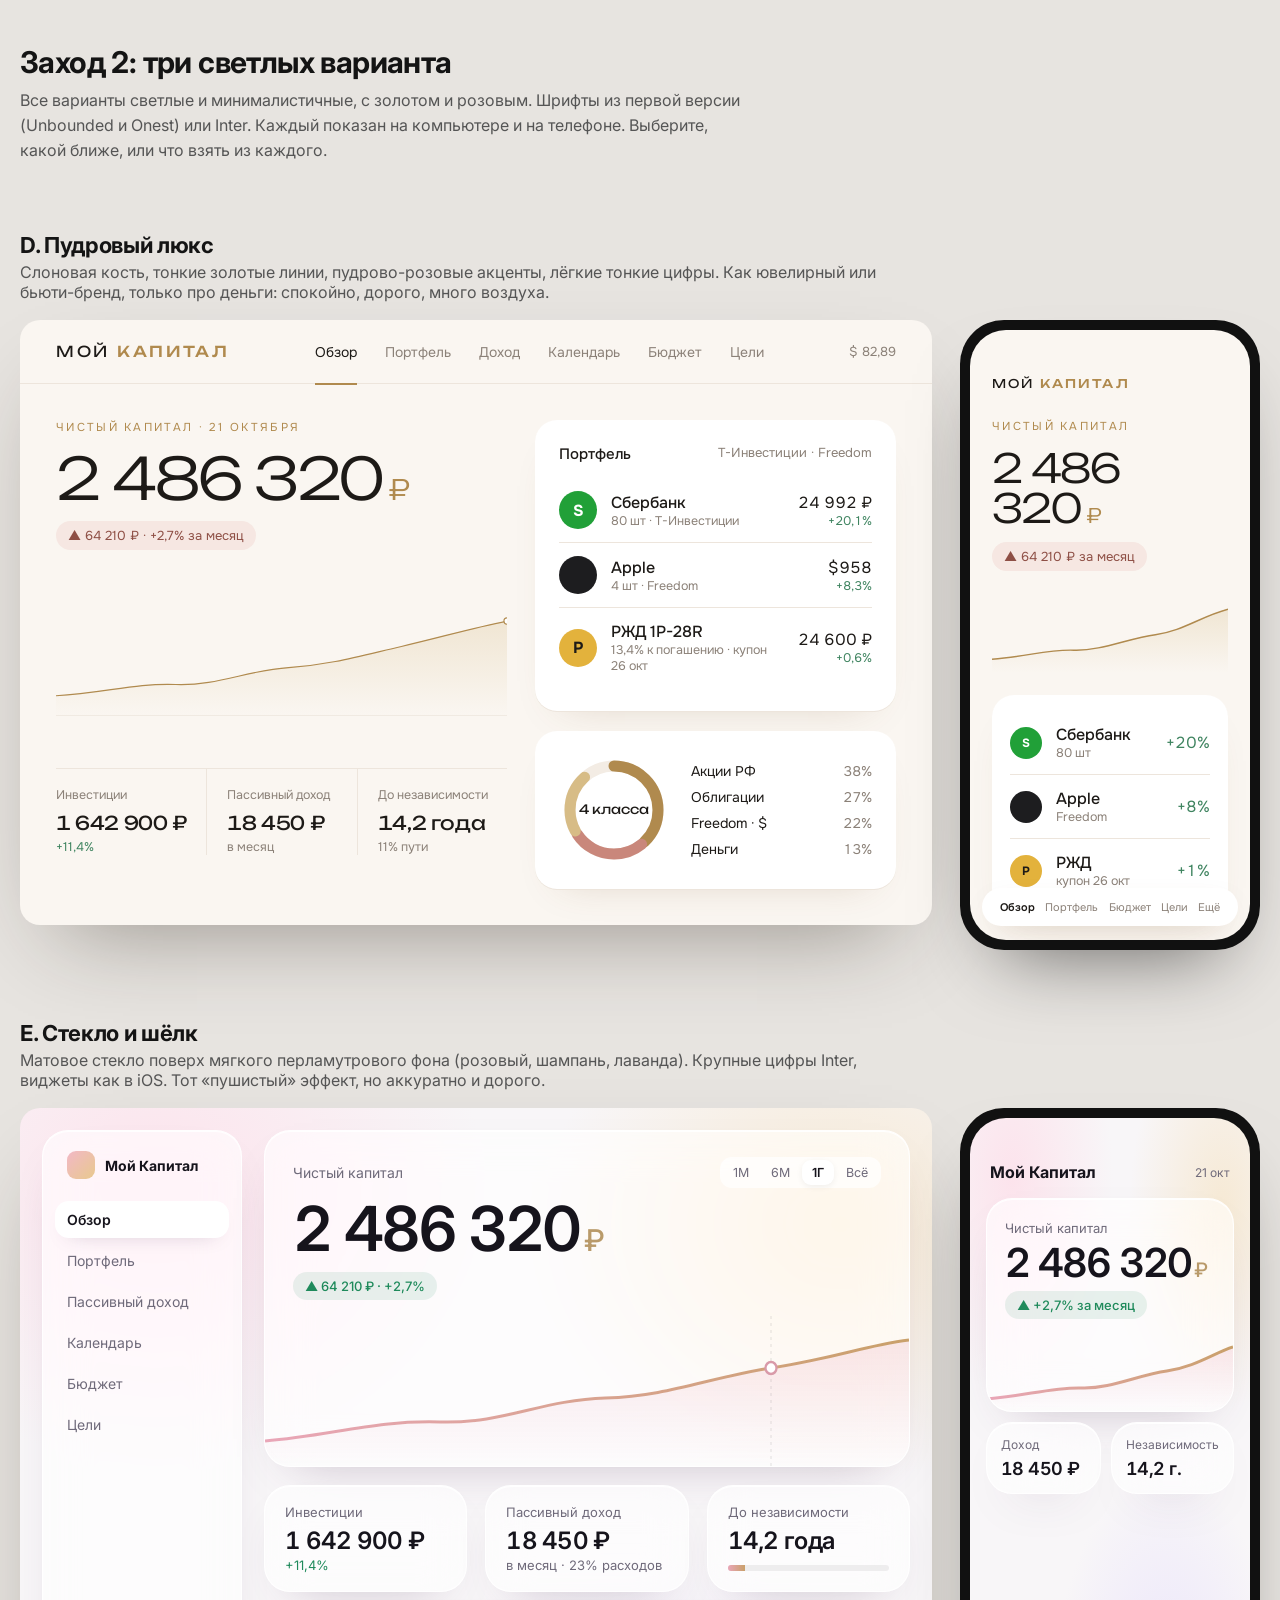
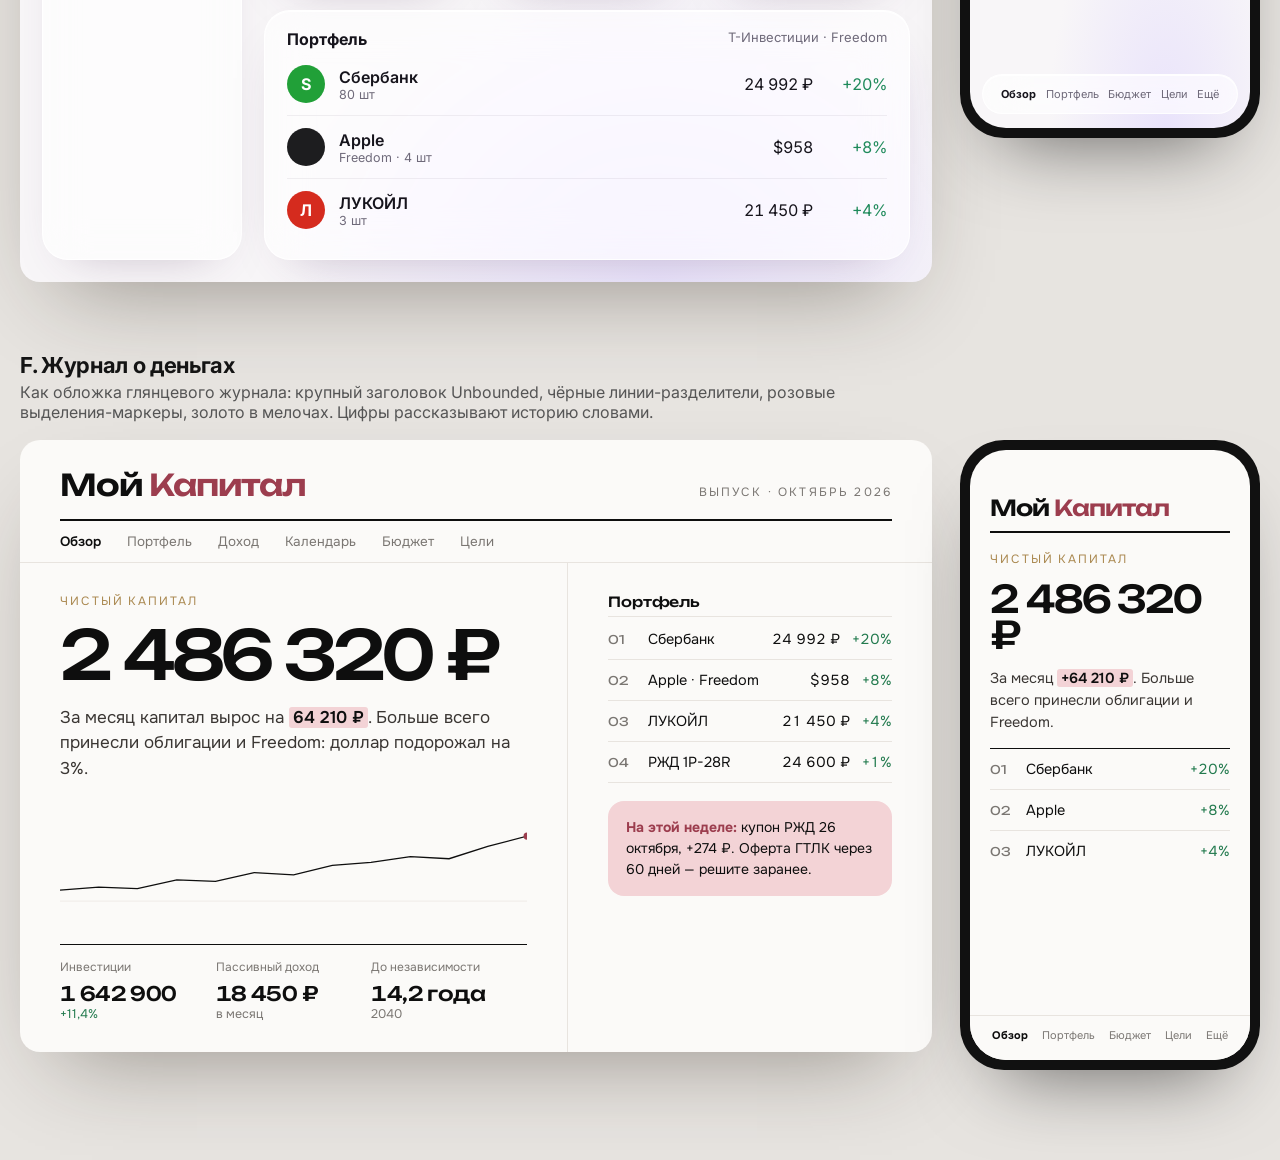
<file: docs/design-lab-2.html>
<!doctype html>
<html lang="ru">
<head>
<meta charset="utf-8">
<meta name="viewport" content="width=device-width,initial-scale=1">
<title>Мой Капитал — варианты дизайна, заход 2</title>
<link rel="preconnect" href="https://fonts.googleapis.com">
<link rel="stylesheet" href="https://fonts.googleapis.com/css2?family=Inter:wght@300;400;500;600;700&family=Onest:wght@300;400;500;600;700&family=Unbounded:wght@300;400;500;600&display=swap">
<style>
  *{box-sizing:border-box}
  body{margin:0;background:#E7E4E0;font-family:Inter,system-ui,sans-serif;color:#141414}
  .wrap{max-width:1280px;margin:0 auto;padding:44px 20px 90px;display:flex;flex-direction:column;gap:70px}
  .intro h1{font-size:30px;margin:0 0 8px;letter-spacing:-.02em} .intro p{margin:0;color:#555;max-width:72ch;line-height:1.55}
  .opt-head{display:flex;flex-direction:column;gap:4px;margin-bottom:18px}
  .opt-head b{font-size:22px;letter-spacing:-.015em} .opt-head span{color:#555;max-width:90ch}
  .pair{display:grid;grid-template-columns:minmax(0,1fr) 300px;gap:28px;align-items:start}
  @media (max-width:1000px){.pair{grid-template-columns:1fr}.phone{justify-self:center}}
  .desk{border-radius:20px;overflow:hidden;box-shadow:0 40px 90px -40px rgba(40,30,20,.45)}
  .phone{width:300px;border-radius:44px;padding:10px;background:#111;box-shadow:0 40px 80px -40px rgba(0,0,0,.6)}
  .phone .scr{border-radius:36px;overflow:hidden;height:610px;position:relative}
  .num{font-variant-numeric:tabular-nums}
  .lg{display:grid;place-items:center;border-radius:50%;flex:none;font-weight:700;color:#fff}
  svg{display:block}

  /* ================= D. Пудровый люкс ================= */
  .D{--bg:#FAF6F1;--card:#FFFFFF;--ink:#1D1A17;--muted:#8B8178;--line:#EDE5DC;--gold:#B08A4E;--gold2:#D7BC86;--rose:#C9877B;--rose-soft:#F6E7E2;--up:#3F8460;--dn:#B5514A;
     background:var(--bg);color:var(--ink);font-family:Onest,Inter,sans-serif}
  .D .top{display:flex;align-items:center;justify-content:space-between;padding:22px 36px;border-bottom:1px solid var(--line)}
  .D .logo{font-family:Unbounded,sans-serif;font-weight:400;font-size:15px;letter-spacing:.18em;text-transform:uppercase}
  .D .logo b{color:var(--gold);font-weight:500}
  .D .tabs{display:flex;gap:28px;font-size:14px;color:var(--muted)} .D .tabs .on{color:var(--ink);position:relative} .D .tabs .on::after{content:"";position:absolute;left:0;right:0;bottom:-24px;height:1.5px;background:var(--gold)}
  .D .body{padding:36px;display:grid;grid-template-columns:1.25fr 1fr;gap:28px}
  .D .eyebrow{font-size:11.5px;letter-spacing:.2em;text-transform:uppercase;color:var(--gold)}
  .D .big{font-family:Unbounded,sans-serif;font-weight:300;font-size:58px;letter-spacing:-.04em;line-height:1;margin:14px 0 14px}
  .D .big small{font-size:28px;color:var(--gold);margin-left:6px}
  .D .chip{display:inline-flex;gap:6px;align-items:center;font-size:13px;padding:6px 12px;border-radius:999px;background:var(--rose-soft);color:#8E4F45}
  .D .card{background:var(--card);border-radius:22px;padding:24px;box-shadow:0 1px 0 var(--line),0 18px 40px -28px rgba(120,80,40,.25)}
  .D .kpis{display:grid;grid-template-columns:repeat(3,1fr);border-top:1px solid var(--line);margin-top:26px}
  .D .kpi{padding:18px 0 0} .D .kpi+.kpi{padding-left:20px;border-left:1px solid var(--line)}
  .D .kpi .l{font-size:12.5px;color:var(--muted)} .D .kpi .v{font-family:Unbounded,sans-serif;font-weight:400;font-size:19px;margin-top:8px;letter-spacing:-.02em}
  .D .pos{display:grid;grid-template-columns:38px 1fr auto;gap:14px;align-items:center;padding:13px 0;border-bottom:1px solid var(--line)} .D .pos:last-child{border:0}
  .D .pos .n{font-weight:500} .D .pos .s{font-size:12.5px;color:var(--muted)}
  .D .up{color:var(--up)} .D .dn{color:var(--dn)}
  .D .ring{display:flex;align-items:center;gap:22px}
  .D h4{margin:0 0 14px;font-weight:500;font-size:15px;display:flex;justify-content:space-between} .D h4 span{color:var(--muted);font-weight:400;font-size:13px}

  /* ================= E. Стекло и шёлк ================= */
  .E{--ink:#16141C;--muted:#6F6A7A;--up:#1F8A5B;--dn:#D2465A;
     background:radial-gradient(60% 60% at 15% 10%,#FCE3EC 0%,transparent 60%),radial-gradient(55% 55% at 90% 15%,#F6E9D4 0%,transparent 60%),radial-gradient(70% 70% at 70% 100%,#E9E3FB 0%,transparent 60%),#F8F6F8;
     color:var(--ink);font-family:Inter,sans-serif}
  .E .glass{background:rgba(255,255,255,.62);backdrop-filter:blur(22px) saturate(160%);-webkit-backdrop-filter:blur(22px) saturate(160%);border:1px solid rgba(255,255,255,.85);box-shadow:0 20px 50px -30px rgba(80,50,90,.35),inset 0 1px 0 rgba(255,255,255,.9);border-radius:26px}
  .E .shell{padding:22px;display:grid;grid-template-columns:200px 1fr;gap:22px}
  .E .side{padding:20px 12px;display:flex;flex-direction:column;gap:4px;font-size:14px}
  .E .side .nav{padding:10px 12px;border-radius:14px;color:var(--muted)} .E .side .on{background:#fff;color:var(--ink);font-weight:600;box-shadow:0 8px 20px -14px rgba(80,50,90,.4)}
  .E .brand{display:flex;align-items:center;gap:10px;font-weight:700;padding:0 12px 18px}
  .E .brand i{width:28px;height:28px;border-radius:9px;background:linear-gradient(135deg,#F2B8C6,#E8C98E)}
  .E .main{display:flex;flex-direction:column;gap:18px;min-width:0}
  .E .hero{padding:26px 28px 0;overflow:hidden}
  .E .big{font-size:62px;font-weight:600;letter-spacing:-.05em;line-height:1;margin:10px 0 12px}
  .E .big small{font-size:30px;color:#B99A6A;font-weight:500}
  .E .chip{display:inline-flex;font-size:13px;font-weight:500;padding:6px 12px;border-radius:999px;background:rgba(31,138,91,.1);color:var(--up)}
  .E .seg{display:inline-flex;background:rgba(255,255,255,.7);border-radius:12px;padding:3px;font-size:12.5px;gap:2px} .E .seg span{padding:5px 10px;border-radius:9px;color:var(--muted)} .E .seg .on{background:#fff;color:var(--ink);font-weight:600;box-shadow:0 2px 6px rgba(0,0,0,.06)}
  .E .row3{display:grid;grid-template-columns:repeat(3,1fr);gap:18px}
  .E .w{padding:18px 20px} .E .w .l{font-size:13px;color:var(--muted)} .E .w .v{font-size:24px;font-weight:600;letter-spacing:-.03em;margin-top:6px}
  .E .pos{display:grid;grid-template-columns:38px 1fr auto auto;gap:14px;align-items:center;padding:12px 0;border-bottom:1px solid rgba(20,10,40,.06)} .E .pos:last-child{border:0}
  .E .up{color:var(--up)} .E .dn{color:var(--dn)} .E .muted{color:var(--muted)}

  /* ================= F. Журнал ================= */
  .F{--bg:#FBFAF8;--ink:#0E0E0E;--muted:#7A7672;--line:#E8E4DF;--pink:#F3D3D6;--pink-ink:#9C3D4E;--gold:#A9874E;--up:#227A4E;--dn:#B6403B;
     background:var(--bg);color:var(--ink);font-family:Onest,Inter,sans-serif}
  .F .top{display:flex;justify-content:space-between;align-items:baseline;padding:26px 40px 0}
  .F .mast{font-family:Unbounded,sans-serif;font-weight:600;font-size:30px;letter-spacing:-.04em}
  .F .mast em{font-style:normal;color:var(--pink-ink)}
  .F .issue{font-size:12px;letter-spacing:.18em;text-transform:uppercase;color:var(--muted)}
  .F .rule{height:2px;background:var(--ink);margin:16px 40px 0} .F .rule.thin{height:1px;background:var(--line);margin:0}
  .F .nav{display:flex;gap:26px;padding:12px 40px;font-size:13.5px;color:var(--muted);border-bottom:1px solid var(--line)} .F .nav .on{color:var(--ink);font-weight:600}
  .F .grid{display:grid;grid-template-columns:1.5fr 1fr;gap:0}
  .F .col{padding:30px 40px} .F .col+.col{border-left:1px solid var(--line)}
  .F .kicker{font-size:12px;letter-spacing:.16em;text-transform:uppercase;color:var(--gold)}
  .F .big{font-family:Unbounded,sans-serif;font-weight:500;font-size:68px;letter-spacing:-.055em;line-height:.95;margin:14px 0 10px}
  .F .lede{font-size:17px;line-height:1.5;max-width:42ch;color:#3A3633} .F .lede b{background:var(--pink);padding:0 4px;border-radius:3px;font-weight:600;color:var(--ink)}
  .F .figs{display:grid;grid-template-columns:repeat(3,1fr);margin-top:26px;border-top:1px solid var(--ink)}
  .F .fig{padding:14px 14px 0 0} .F .fig .l{font-size:12px;color:var(--muted)} .F .fig .v{font-family:Unbounded,sans-serif;font-weight:500;font-size:20px;margin-top:6px;letter-spacing:-.03em}
  .F h4{font-family:Unbounded,sans-serif;font-weight:500;font-size:14px;letter-spacing:-.01em;margin:0 0 6px}
  .F .pos{display:grid;grid-template-columns:28px 1fr auto auto;gap:12px;align-items:baseline;padding:11px 0;border-bottom:1px solid var(--line);font-size:14.5px} .F .pos:last-child{border:0}
  .F .pos .i{font-family:Unbounded,sans-serif;font-size:12px;color:var(--muted)}
  .F .up{color:var(--up)} .F .dn{color:var(--dn)} .F .muted{color:var(--muted)}
  .F .note{background:var(--pink);border-radius:16px;padding:16px 18px;font-size:14px;line-height:1.5;margin-top:18px} .F .note b{color:var(--pink-ink)}
</style>
</head>
<body>
<div class="wrap">
  <div class="intro"><h1>Заход 2: три светлых варианта</h1><p>Все варианты светлые и минималистичные, с золотом и розовым. Шрифты из первой версии (Unbounded и Onest) или Inter. Каждый показан на компьютере и на телефоне. Выберите, какой ближе, или что взять из каждого.</p></div>

  <!-- ================= D ================= -->
  <section>
    <div class="opt-head"><b>D. Пудровый люкс</b><span>Слоновая кость, тонкие золотые линии, пудрово-розовые акценты, лёгкие тонкие цифры. Как ювелирный или бьюти-бренд, только про деньги: спокойно, дорого, много воздуха.</span></div>
    <div class="pair">
      <div class="desk D">
        <div class="top"><div class="logo">Мой <b>Капитал</b></div><div class="tabs"><span class="on">Обзор</span><span>Портфель</span><span>Доход</span><span>Календарь</span><span>Бюджет</span><span>Цели</span></div><div style="font-size:13px;color:var(--muted)">$ 82,89</div></div>
        <div class="body">
          <div>
            <div class="eyebrow">Чистый капитал · 21 октября</div>
            <div class="big num">2 486 320<small>₽</small></div>
            <span class="chip">▲ 64 210 ₽ · +2,7% за месяц</span>
            <svg viewBox="0 0 640 170" style="width:100%;height:170px;margin-top:22px">
              <defs><linearGradient id="dg" x1="0" y1="0" x2="0" y2="1"><stop offset="0" stop-color="#D7BC86" stop-opacity=".28"/><stop offset="1" stop-color="#D7BC86" stop-opacity="0"/></linearGradient></defs>
              <line x1="0" x2="640" y1="168" y2="168" stroke="#EDE5DC"/>
              <path d="M0,140 C70,136 110,122 170,124 S270,104 330,100 S430,84 490,70 S590,44 640,34 L640,168 L0,168 Z" fill="url(#dg)"/>
              <path d="M0,140 C70,136 110,122 170,124 S270,104 330,100 S430,84 490,70 S590,44 640,34" fill="none" stroke="#B08A4E" stroke-width="1.6"/>
              <circle cx="640" cy="34" r="4.5" fill="#fff" stroke="#B08A4E" stroke-width="1.6"/>
            </svg>
            <div class="kpis">
              <div class="kpi"><div class="l">Инвестиции</div><div class="v num">1 642 900 ₽</div><div class="up" style="font-size:12.5px;margin-top:4px">+11,4%</div></div>
              <div class="kpi"><div class="l">Пассивный доход</div><div class="v num">18 450 ₽</div><div style="font-size:12.5px;margin-top:4px;color:var(--muted)">в месяц</div></div>
              <div class="kpi"><div class="l">До независимости</div><div class="v num">14,2 года</div><div style="font-size:12.5px;margin-top:4px;color:var(--muted)">11% пути</div></div>
            </div>
          </div>
          <div style="display:flex;flex-direction:column;gap:20px">
            <div class="card">
              <h4>Портфель <span>Т-Инвестиции · Freedom</span></h4>
              <div class="pos"><span class="lg" style="width:38px;height:38px;background:#21A038">S</span><div><div class="n">Сбербанк</div><div class="s">80 шт · Т-Инвестиции</div></div><div class="num" style="text-align:right">24 992 ₽<div class="up" style="font-size:12.5px">+20,1%</div></div></div>
              <div class="pos"><span class="lg" style="width:38px;height:38px;background:#1D1D1F"></span><div><div class="n">Apple</div><div class="s">4 шт · Freedom</div></div><div class="num" style="text-align:right">$958<div class="up" style="font-size:12.5px">+8,3%</div></div></div>
              <div class="pos"><span class="lg" style="width:38px;height:38px;background:#E3B23C;color:#1D1A17">Р</span><div><div class="n">РЖД 1Р-28R</div><div class="s">13,4% к погашению · купон 26 окт</div></div><div class="num" style="text-align:right">24 600 ₽<div class="up" style="font-size:12.5px">+0,6%</div></div></div>
            </div>
            <div class="card ring">
              <svg viewBox="0 0 120 120" width="110" height="110"><circle cx="60" cy="60" r="48" fill="none" stroke="#F3ECE4" stroke-width="12"/>
                <circle cx="60" cy="60" r="48" fill="none" stroke="#B08A4E" stroke-width="12" stroke-dasharray="114 302" transform="rotate(-90 60 60)" stroke-linecap="round"/>
                <circle cx="60" cy="60" r="48" fill="none" stroke="#C9877B" stroke-width="12" stroke-dasharray="80 302" stroke-dashoffset="-118" transform="rotate(-90 60 60)" stroke-linecap="round"/>
                <circle cx="60" cy="60" r="48" fill="none" stroke="#D7BC86" stroke-width="12" stroke-dasharray="64 302" stroke-dashoffset="-202" transform="rotate(-90 60 60)" stroke-linecap="round"/>
                <text x="60" y="64" text-anchor="middle" font-family="Unbounded" font-size="14" fill="#1D1A17">4 класса</text></svg>
              <div style="display:grid;gap:8px;font-size:14px;flex:1"><div style="display:flex;justify-content:space-between"><span>Акции РФ</span><span class="num" style="color:var(--muted)">38%</span></div><div style="display:flex;justify-content:space-between"><span>Облигации</span><span class="num" style="color:var(--muted)">27%</span></div><div style="display:flex;justify-content:space-between"><span>Freedom · $</span><span class="num" style="color:var(--muted)">22%</span></div><div style="display:flex;justify-content:space-between"><span>Деньги</span><span class="num" style="color:var(--muted)">13%</span></div></div>
            </div>
          </div>
        </div>
      </div>
      <div class="phone"><div class="scr D" style="padding:46px 22px 0">
        <div class="logo" style="font-size:12px">Мой <b>Капитал</b></div>
        <div class="eyebrow" style="margin-top:28px">Чистый капитал</div>
        <div class="big num" style="font-size:40px">2 486 320<small style="font-size:20px">₽</small></div>
        <span class="chip">▲ 64 210 ₽ за месяц</span>
        <svg viewBox="0 0 260 90" style="width:100%;height:90px;margin-top:16px"><path d="M0,75 C40,72 60,64 90,65 S150,52 180,48 S230,28 260,20 L260,90 L0,90 Z" fill="url(#dg)"/><path d="M0,75 C40,72 60,64 90,65 S150,52 180,48 S230,28 260,20" fill="none" stroke="#B08A4E" stroke-width="1.6"/></svg>
        <div class="card" style="margin-top:18px;padding:16px 18px">
          <div class="pos" style="grid-template-columns:32px 1fr auto"><span class="lg" style="width:32px;height:32px;background:#21A038;font-size:12px">S</span><div><div class="n">Сбербанк</div><div class="s">80 шт</div></div><div class="num up">+20%</div></div>
          <div class="pos" style="grid-template-columns:32px 1fr auto"><span class="lg" style="width:32px;height:32px;background:#1D1D1F"></span><div><div class="n">Apple</div><div class="s">Freedom</div></div><div class="num up">+8%</div></div>
          <div class="pos" style="grid-template-columns:32px 1fr auto"><span class="lg" style="width:32px;height:32px;background:#E3B23C;color:#1D1A17;font-size:12px">Р</span><div><div class="n">РЖД</div><div class="s">купон 26 окт</div></div><div class="num up">+1%</div></div>
        </div>
        <div style="position:absolute;left:12px;right:12px;bottom:14px;background:#fff;border-radius:22px;padding:12px 18px;display:flex;justify-content:space-between;font-size:11px;color:var(--muted);box-shadow:0 10px 30px -14px rgba(120,80,40,.35)"><b style="color:var(--ink);font-weight:600">Обзор</b><span>Портфель</span><span>Бюджет</span><span>Цели</span><span>Ещё</span></div>
      </div></div>
    </div>
  </section>

  <!-- ================= E ================= -->
  <section>
    <div class="opt-head"><b>E. Стекло и шёлк</b><span>Матовое стекло поверх мягкого перламутрового фона (розовый, шампань, лаванда). Крупные цифры Inter, виджеты как в iOS. Тот «пушистый» эффект, но аккуратно и дорого.</span></div>
    <div class="pair">
      <div class="desk E">
        <div class="shell">
          <aside class="glass side"><div class="brand"><i></i>Мой Капитал</div><div class="nav on">Обзор</div><div class="nav">Портфель</div><div class="nav">Пассивный доход</div><div class="nav">Календарь</div><div class="nav">Бюджет</div><div class="nav">Цели</div></aside>
          <div class="main">
            <div class="glass hero">
              <div style="display:flex;justify-content:space-between;align-items:center"><span class="muted" style="font-size:14px">Чистый капитал</span><span class="seg"><span>1М</span><span>6М</span><span class="on">1Г</span><span>Всё</span></span></div>
              <div class="big num">2 486 320<small> ₽</small></div>
              <span class="chip">▲ 64 210 ₽ · +2,7%</span>
              <svg viewBox="0 0 700 150" preserveAspectRatio="none" style="width:calc(100% + 56px);margin:16px -28px 0;height:150px">
                <defs><linearGradient id="eg" x1="0" y1="0" x2="1" y2="0"><stop offset="0" stop-color="#E9A6B8"/><stop offset="1" stop-color="#C9A06A"/></linearGradient><linearGradient id="egf" x1="0" y1="0" x2="0" y2="1"><stop offset="0" stop-color="#E9A6B8" stop-opacity=".25"/><stop offset="1" stop-color="#E9A6B8" stop-opacity="0"/></linearGradient></defs>
                <path d="M0,125 C70,120 120,104 190,106 S300,84 370,82 S480,62 550,52 S650,30 700,24 L700,150 L0,150 Z" fill="url(#egf)"/>
                <path d="M0,125 C70,120 120,104 190,106 S300,84 370,82 S480,62 550,52 S650,30 700,24" fill="none" stroke="url(#eg)" stroke-width="3"/>
                <line x1="550" x2="550" y1="0" y2="150" stroke="rgba(0,0,0,.12)" stroke-dasharray="3 4"/><circle cx="550" cy="52" r="6" fill="#fff" stroke="#D99AA9" stroke-width="2.5"/>
              </svg>
            </div>
            <div class="row3">
              <div class="glass w"><div class="l">Инвестиции</div><div class="v num">1 642 900 ₽</div><div class="up" style="font-size:13px;margin-top:2px">+11,4%</div></div>
              <div class="glass w"><div class="l">Пассивный доход</div><div class="v num">18 450 ₽</div><div class="muted" style="font-size:13px;margin-top:2px">в месяц · 23% расходов</div></div>
              <div class="glass w"><div class="l">До независимости</div><div class="v num">14,2 года</div><div style="height:6px;border-radius:9px;background:rgba(0,0,0,.06);margin-top:10px;overflow:hidden"><i style="display:block;height:100%;width:11%;background:linear-gradient(90deg,#E9A6B8,#C9A06A)"></i></div></div>
            </div>
            <div class="glass" style="padding:18px 22px">
              <div style="display:flex;justify-content:space-between;margin-bottom:4px"><b>Портфель</b><span class="muted" style="font-size:13px">Т-Инвестиции · Freedom</span></div>
              <div class="pos"><span class="lg" style="width:38px;height:38px;background:#21A038">S</span><div><b style="font-weight:600">Сбербанк</b><div class="muted" style="font-size:12.5px">80 шт</div></div><div class="num">24 992 ₽</div><div class="num up" style="width:60px;text-align:right">+20%</div></div>
              <div class="pos"><span class="lg" style="width:38px;height:38px;background:#1D1D1F"></span><div><b style="font-weight:600">Apple</b><div class="muted" style="font-size:12.5px">Freedom · 4 шт</div></div><div class="num">$958</div><div class="num up" style="width:60px;text-align:right">+8%</div></div>
              <div class="pos"><span class="lg" style="width:38px;height:38px;background:#D52B1E">Л</span><div><b style="font-weight:600">ЛУКОЙЛ</b><div class="muted" style="font-size:12.5px">3 шт</div></div><div class="num">21 450 ₽</div><div class="num up" style="width:60px;text-align:right">+4%</div></div>
            </div>
          </div>
        </div>
      </div>
      <div class="phone"><div class="scr E" style="padding:44px 16px 0">
        <div style="display:flex;justify-content:space-between;align-items:center;padding:0 4px"><b>Мой Капитал</b><span class="muted" style="font-size:12px">21 окт</span></div>
        <div class="glass" style="padding:18px 18px 0;margin-top:16px;overflow:hidden">
          <span class="muted" style="font-size:13px">Чистый капитал</span>
          <div class="big num" style="font-size:40px;margin:6px 0 8px">2 486 320<small style="font-size:20px"> ₽</small></div>
          <span class="chip">▲ +2,7% за месяц</span>
          <svg viewBox="0 0 260 80" preserveAspectRatio="none" style="width:calc(100% + 36px);margin:12px -18px 0;height:80px"><path d="M0,68 C40,65 70,56 100,57 S160,44 190,40 S240,22 260,16 L260,80 L0,80 Z" fill="url(#egf)"/><path d="M0,68 C40,65 70,56 100,57 S160,44 190,40 S240,22 260,16" fill="none" stroke="url(#eg)" stroke-width="3"/></svg>
        </div>
        <div style="display:grid;grid-template-columns:1fr 1fr;gap:10px;margin-top:10px">
          <div class="glass w" style="padding:14px"><div class="l" style="font-size:12px">Доход</div><div class="v num" style="font-size:18px">18 450 ₽</div></div>
          <div class="glass w" style="padding:14px"><div class="l" style="font-size:12px">Независимость</div><div class="v num" style="font-size:18px">14,2 г.</div></div>
        </div>
        <div class="glass" style="position:absolute;left:12px;right:12px;bottom:14px;padding:12px 18px;display:flex;justify-content:space-between;font-size:11px;color:var(--muted)"><b style="color:var(--ink)">Обзор</b><span>Портфель</span><span>Бюджет</span><span>Цели</span><span>Ещё</span></div>
      </div></div>
    </div>
  </section>

  <!-- ================= F ================= -->
  <section>
    <div class="opt-head"><b>F. Журнал о деньгах</b><span>Как обложка глянцевого журнала: крупный заголовок Unbounded, чёрные линии-разделители, розовые выделения-маркеры, золото в мелочах. Цифры рассказывают историю словами.</span></div>
    <div class="pair">
      <div class="desk F">
        <div class="top"><div class="mast">Мой <em>Капитал</em></div><div class="issue">Выпуск · октябрь 2026</div></div>
        <div class="rule"></div>
        <div class="nav"><span class="on">Обзор</span><span>Портфель</span><span>Доход</span><span>Календарь</span><span>Бюджет</span><span>Цели</span></div>
        <div class="grid">
          <div class="col">
            <div class="kicker">Чистый капитал</div>
            <div class="big num">2 486 320 ₽</div>
            <p class="lede">За месяц капитал вырос на <b>64 210 ₽</b>. Больше всего принесли облигации и Freedom: доллар подорожал на 3%.</p>
            <svg viewBox="0 0 640 120" style="width:100%;height:120px;margin-top:10px">
              <path d="M0,104 L53,100 L106,102 L160,90 L213,92 L266,80 L320,83 L373,70 L426,66 L480,58 L533,61 L586,44 L640,30" fill="none" stroke="#0E0E0E" stroke-width="1.8"/>
              <circle cx="640" cy="30" r="5" fill="#9C3D4E"/>
              <line x1="0" x2="640" y1="119" y2="119" stroke="#E8E4DF"/>
            </svg>
            <div class="figs">
              <div class="fig"><div class="l">Инвестиции</div><div class="v num">1 642 900</div><div class="up" style="font-size:12.5px">+11,4%</div></div>
              <div class="fig"><div class="l">Пассивный доход</div><div class="v num">18 450 ₽</div><div class="muted" style="font-size:12.5px">в месяц</div></div>
              <div class="fig"><div class="l">До независимости</div><div class="v num">14,2 года</div><div class="muted" style="font-size:12.5px">2040</div></div>
            </div>
          </div>
          <div class="col">
            <h4>Портфель</h4>
            <div class="rule thin" style="margin:6px 0 2px"></div>
            <div class="pos"><span class="i">01</span><span>Сбербанк</span><span class="num">24 992 ₽</span><span class="num up">+20%</span></div>
            <div class="pos"><span class="i">02</span><span>Apple · Freedom</span><span class="num">$958</span><span class="num up">+8%</span></div>
            <div class="pos"><span class="i">03</span><span>ЛУКОЙЛ</span><span class="num">21 450 ₽</span><span class="num up">+4%</span></div>
            <div class="pos"><span class="i">04</span><span>РЖД 1Р-28R</span><span class="num">24 600 ₽</span><span class="num up">+1%</span></div>
            <div class="note"><b>На этой неделе:</b> купон РЖД 26 октября, +274 ₽. Оферта ГТЛК через 60 дней — решите заранее.</div>
          </div>
        </div>
      </div>
      <div class="phone"><div class="scr F" style="padding:44px 20px 0">
        <div class="mast" style="font-size:22px">Мой <em>Капитал</em></div>
        <div style="height:2px;background:#0E0E0E;margin:10px 0 18px"></div>
        <div class="kicker">Чистый капитал</div>
        <div class="big num" style="font-size:38px">2 486 320 ₽</div>
        <p class="lede" style="font-size:14.5px">За месяц <b>+64 210 ₽</b>. Больше всего принесли облигации и Freedom.</p>
        <div style="border-top:1px solid #0E0E0E;margin-top:14px">
          <div class="pos" style="grid-template-columns:24px 1fr auto"><span class="i">01</span><span>Сбербанк</span><span class="num up">+20%</span></div>
          <div class="pos" style="grid-template-columns:24px 1fr auto"><span class="i">02</span><span>Apple</span><span class="num up">+8%</span></div>
          <div class="pos" style="grid-template-columns:24px 1fr auto"><span class="i">03</span><span>ЛУКОЙЛ</span><span class="num up">+4%</span></div>
        </div>
        <div style="position:absolute;left:0;right:0;bottom:0;border-top:1px solid #E8E4DF;background:#FBFAF8;padding:12px 22px 18px;display:flex;justify-content:space-between;font-size:11px;color:#7A7672"><b style="color:#0E0E0E">Обзор</b><span>Портфель</span><span>Бюджет</span><span>Цели</span><span>Ещё</span></div>
      </div></div>
    </div>
  </section>
</div>
</body>
</html>
</file>
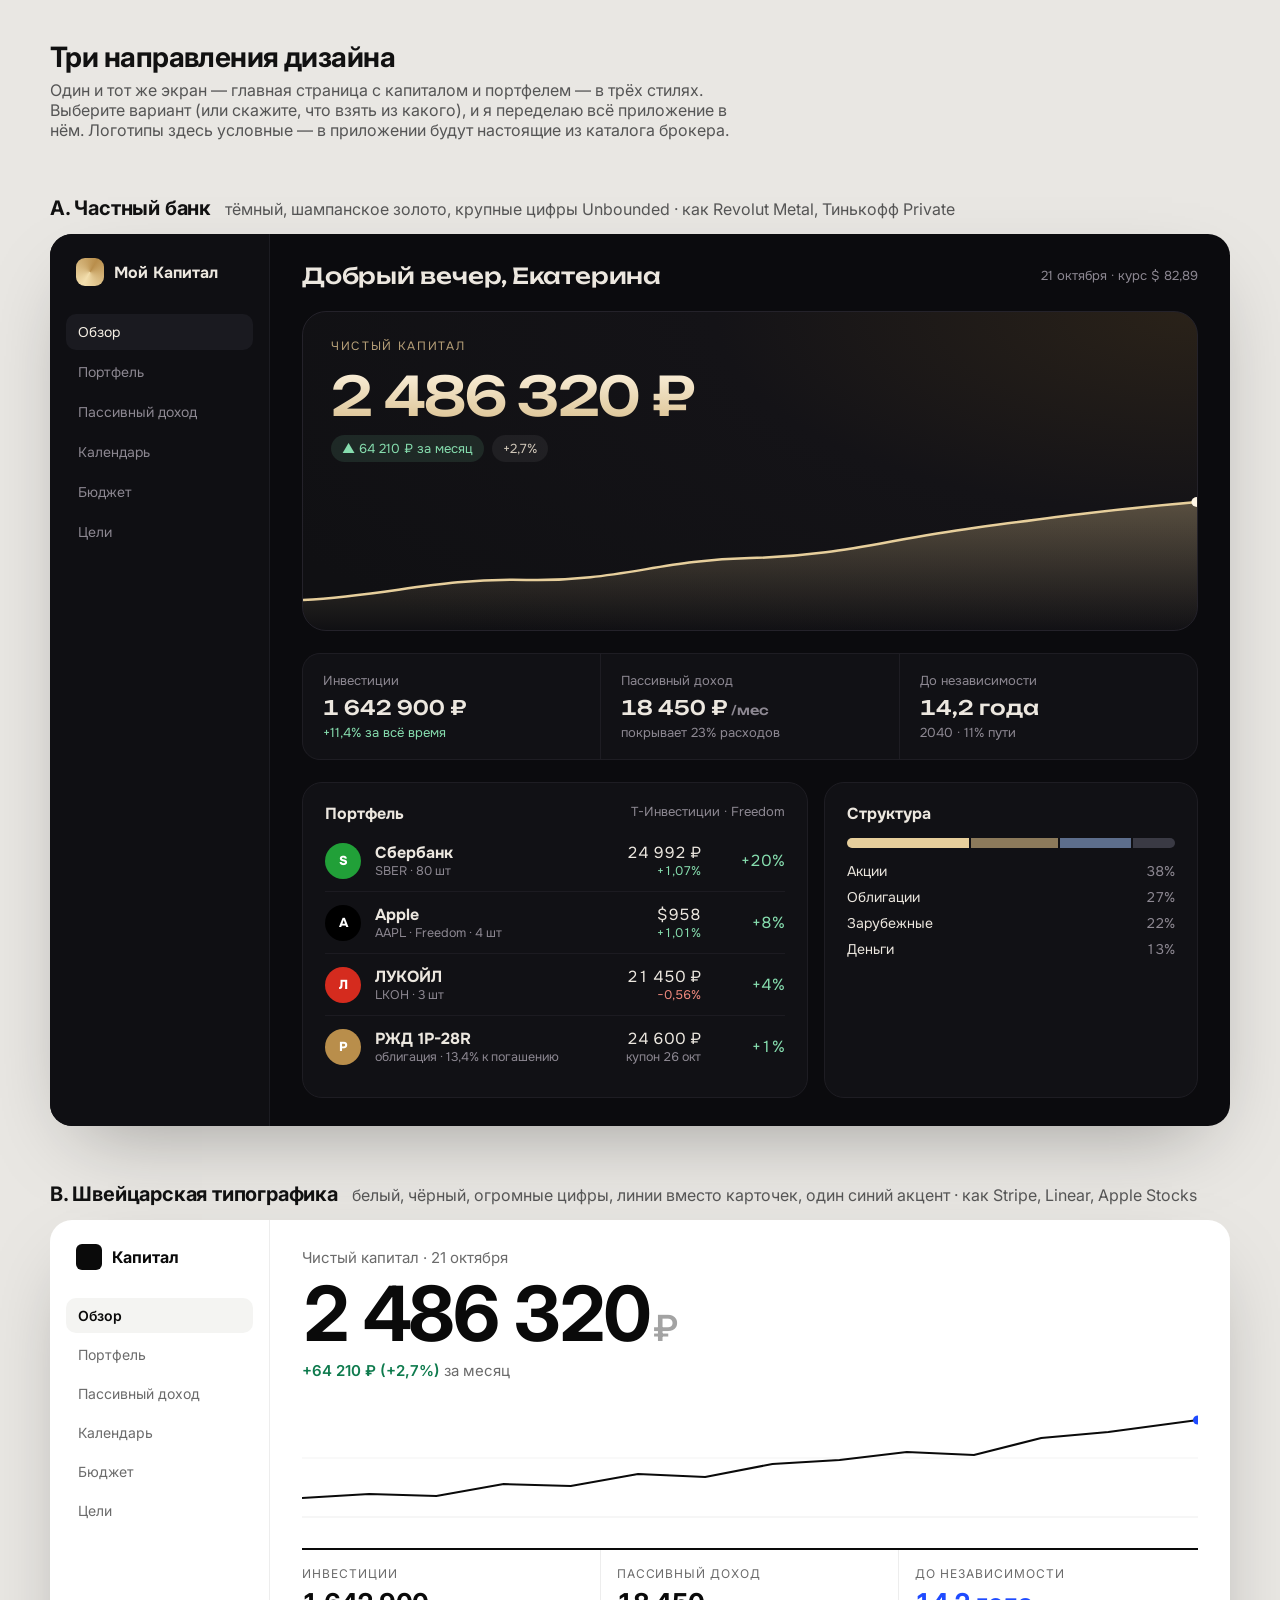
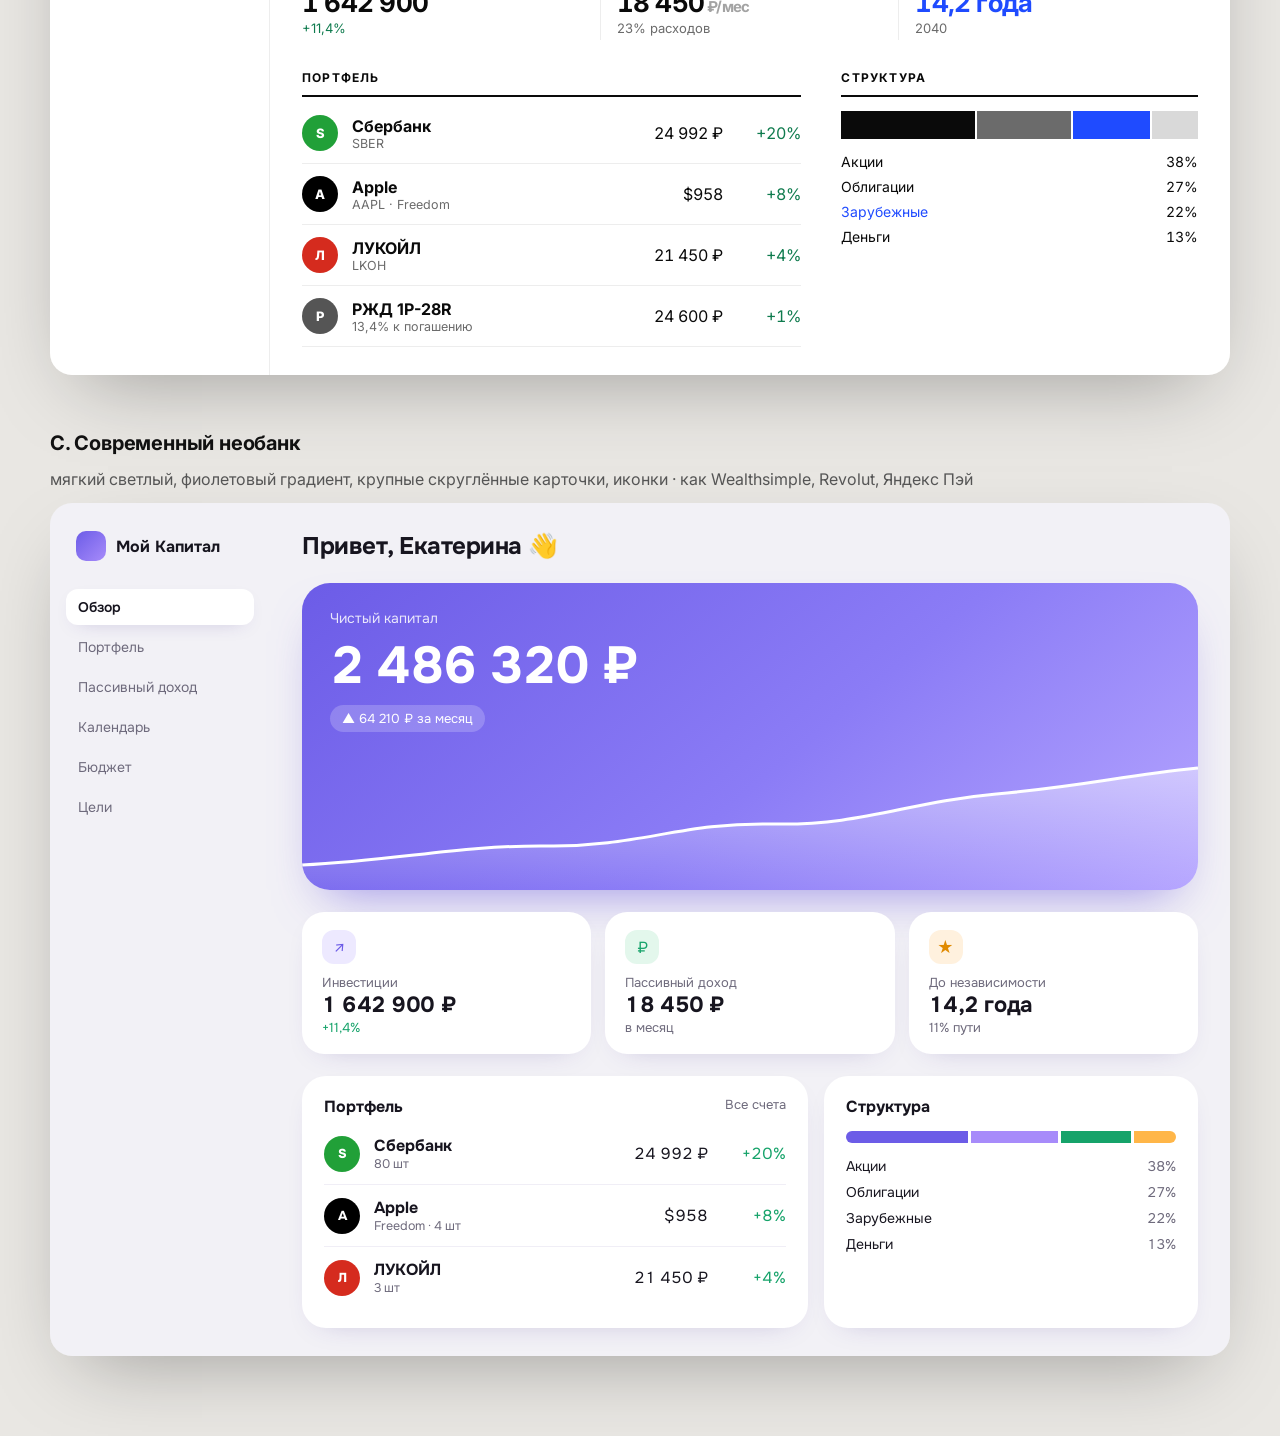
<file: docs/design-lab.html>
<!doctype html>
<html lang="ru">
<head>
<meta charset="utf-8">
<meta name="viewport" content="width=device-width,initial-scale=1">
<title>Мой Капитал — варианты дизайна</title>
<link rel="preconnect" href="https://fonts.googleapis.com">
<link rel="stylesheet" href="https://fonts.googleapis.com/css2?family=Inter:wght@400;500;600;700;800&family=Onest:wght@400;500;600;700&family=Unbounded:wght@400;500;600;700&family=IBM+Plex+Mono:wght@400;500&display=swap">
<style>
  body{margin:0;background:#E9E7E3;font-family:Inter,system-ui,sans-serif;color:#111}
  .wrap{max-width:1180px;margin:0 auto;padding:40px 20px 80px;display:flex;flex-direction:column;gap:56px}
  .intro h1{font-size:28px;margin:0 0 6px;letter-spacing:-.02em} .intro p{margin:0;color:#555;max-width:70ch}
  .opt-head{display:flex;align-items:baseline;gap:14px;margin-bottom:14px;flex-wrap:wrap}
  .opt-head b{font-size:20px;letter-spacing:-.01em} .opt-head span{color:#555}
  .frame{border-radius:22px;overflow:hidden;box-shadow:0 30px 80px -30px rgba(0,0,0,.35)}
  .num{font-variant-numeric:tabular-nums}
  /* shared mock layout */
  .m{display:grid;grid-template-columns:220px minmax(0,1fr);min-height:640px}
  .m .side{padding:24px 16px;display:flex;flex-direction:column;gap:4px}
  .m .brand{display:flex;align-items:center;gap:10px;padding:0 10px 24px;font-weight:700}
  .m .nav{padding:9px 12px;border-radius:10px;font-size:14px}
  .m .main{padding:28px 32px;display:flex;flex-direction:column;gap:22px;min-width:0}
  .m .row{display:flex;gap:16px;flex-wrap:wrap}
  .lg{width:36px;height:36px;border-radius:50%;display:grid;place-items:center;font-weight:800;font-size:13px;color:#fff;flex:none}
  .pos-row{display:grid;grid-template-columns:36px 1fr auto auto;gap:14px;align-items:center;padding:12px 0}
  @media (max-width:820px){.m{grid-template-columns:1fr}.m .side{display:none}.m .main{padding:20px}}

  /* ---------- A: Private Banking, dark ---------- */
  .A{background:#0B0B0E;color:#ECE7DF;font-family:Onest,Inter,sans-serif}
  .A .side{background:#0F0F13;border-right:1px solid #1C1C22}
  .A .brand i{width:28px;height:28px;border-radius:9px;background:conic-gradient(from 210deg,#F3DFAE,#B98E4B,#F3DFAE)}
  .A .nav{color:#8D8892} .A .nav.on{background:#1A1A20;color:#F4EEE3}
  .A .hello{font-family:Unbounded,sans-serif;font-weight:500;font-size:22px;letter-spacing:-.01em}
  .A .muted{color:#8D8892}
  .A .hero{position:relative;border-radius:24px;padding:26px 28px 0;background:radial-gradient(120% 140% at 100% 0%,#2A2219 0%,#141317 45%,#101013 100%);border:1px solid #24222A;overflow:hidden}
  .A .hero .lab{font-size:12px;letter-spacing:.14em;text-transform:uppercase;color:#B9A27A}
  .A .hero .big{font-family:Unbounded,sans-serif;font-weight:500;font-size:54px;letter-spacing:-.03em;margin:8px 0 6px;background:linear-gradient(180deg,#FFF6E5,#D8BE8C);-webkit-background-clip:text;background-clip:text;color:transparent}
  .A .pill{display:inline-flex;gap:6px;align-items:center;font-size:13px;padding:5px 11px;border-radius:999px;background:rgba(120,210,160,.12);color:#86DDAE}
  .A .tiles{display:grid;grid-template-columns:repeat(3,1fr);gap:1px;background:#1E1D23;border-radius:18px;overflow:hidden;border:1px solid #1E1D23}
  .A .tile{background:#111115;padding:18px 20px}
  .A .tile .v{font-family:Unbounded,sans-serif;font-size:20px;font-weight:500;margin-top:6px}
  .A .card{background:#111115;border:1px solid #1E1D23;border-radius:20px;padding:20px 22px}
  .A .pos-row{border-bottom:1px solid #1C1B21} .A .pos-row:last-child{border:0}
  .A .up{color:#86DDAE} .A .dn{color:#F08A7E}
  .A .alloc{display:flex;height:10px;border-radius:99px;overflow:hidden;gap:2px}

  /* ---------- B: Swiss editorial, light ---------- */
  .B{background:#FFFFFF;color:#0A0A0A;font-family:Inter,sans-serif}
  .B .side{border-right:1px solid #EDEDED}
  .B .brand i{width:26px;height:26px;background:#0A0A0A;border-radius:6px}
  .B .nav{color:#6B6B6B} .B .nav.on{color:#0A0A0A;font-weight:600;background:#F4F4F2}
  .B .hello{font-size:15px;color:#6B6B6B}
  .B .big{font-family:Inter,sans-serif;font-weight:700;font-size:76px;letter-spacing:-.055em;line-height:.95}
  .B .big small{font-size:36px;color:#A3A3A3;font-weight:600;margin-left:6px}
  .B .delta{font-weight:600;color:#0F7B4E}
  .B .tiles{display:grid;grid-template-columns:repeat(3,1fr);border-top:2px solid #0A0A0A}
  .B .tile{padding:16px 0 4px;border-right:1px solid #EDEDED;padding-right:16px} .B .tile+.tile{padding-left:16px} .B .tile:last-child{border:0}
  .B .tile .l{font-size:12px;text-transform:uppercase;letter-spacing:.08em;color:#6B6B6B}
  .B .tile .v{font-size:26px;font-weight:700;letter-spacing:-.03em;margin-top:6px}
  .B h3{font-size:12px;text-transform:uppercase;letter-spacing:.1em;margin:0 0 6px;color:#0A0A0A;border-bottom:2px solid #0A0A0A;padding-bottom:10px}
  .B .pos-row{border-bottom:1px solid #EDEDED}
  .B .accent{color:#1F4BFF}
  .B .up{color:#0F7B4E} .B .dn{color:#D3361D}
  .B .alloc{display:flex;height:28px;gap:2px}

  /* ---------- C: Soft neobank ---------- */
  .C{background:#F2F1F6;color:#17151F;font-family:Onest,Inter,sans-serif}
  .C .side{padding-top:28px}
  .C .brand i{width:30px;height:30px;border-radius:10px;background:linear-gradient(135deg,#6C5CE7,#A78BFA)}
  .C .nav{color:#6E6A7C;border-radius:12px} .C .nav.on{background:#fff;color:#17151F;box-shadow:0 6px 20px -12px rgba(60,40,140,.35);font-weight:600}
  .C .hello{font-size:24px;font-weight:700;letter-spacing:-.02em}
  .C .hero{border-radius:28px;padding:26px 28px 0;background:linear-gradient(140deg,#6C5CE7 0%,#8B7CF6 55%,#B6A6FF 100%);color:#fff;overflow:hidden;box-shadow:0 24px 50px -24px rgba(90,70,220,.6)}
  .C .hero .big{font-size:52px;font-weight:700;letter-spacing:-.035em;margin:6px 0}
  .C .pill{display:inline-flex;font-size:13px;padding:5px 12px;border-radius:999px;background:rgba(255,255,255,.2)}
  .C .tiles{display:grid;grid-template-columns:repeat(3,1fr);gap:14px}
  .C .tile{background:#fff;border-radius:22px;padding:18px 20px;box-shadow:0 10px 30px -20px rgba(60,40,140,.35)}
  .C .tile .ic{width:34px;height:34px;border-radius:12px;display:grid;place-items:center;font-size:16px;margin-bottom:10px}
  .C .tile .v{font-size:22px;font-weight:700;letter-spacing:-.02em}
  .C .card{background:#fff;border-radius:24px;padding:20px 22px;box-shadow:0 10px 30px -20px rgba(60,40,140,.35)}
  .C .pos-row{border-bottom:1px solid #F0EEF6} .C .pos-row:last-child{border:0}
  .C .up{color:#16A36A} .C .dn{color:#E5484D}
  .C .muted{color:#6E6A7C}
  .C .alloc{display:flex;height:12px;border-radius:99px;overflow:hidden;gap:3px}
</style>
</head>
<body>
<div class="wrap">
  <div class="intro"><h1>Три направления дизайна</h1><p>Один и тот же экран — главная страница с капиталом и портфелем — в трёх стилях. Выберите вариант (или скажите, что взять из какого), и я переделаю всё приложение в нём. Логотипы здесь условные — в приложении будут настоящие из каталога брокера.</p></div>

  <!-- A -->
  <section>
    <div class="opt-head"><b>A. Частный банк</b><span>тёмный, шампанское золото, крупные цифры Unbounded · как Revolut Metal, Тинькофф Private</span></div>
    <div class="frame"><div class="m A">
      <aside class="side"><div class="brand"><i></i>Мой Капитал</div><div class="nav on">Обзор</div><div class="nav">Портфель</div><div class="nav">Пассивный доход</div><div class="nav">Календарь</div><div class="nav">Бюджет</div><div class="nav">Цели</div></aside>
      <div class="main">
        <div class="row" style="justify-content:space-between;align-items:center"><div class="hello">Добрый вечер, Екатерина</div><span class="muted" style="font-size:13px">21 октября · курс $ 82,89</span></div>
        <div class="hero">
          <div class="lab">Чистый капитал</div>
          <div class="big num">2 486 320 ₽</div>
          <div class="row" style="gap:8px"><span class="pill">▲ 64 210 ₽ за месяц</span><span class="pill" style="background:rgba(255,255,255,.06);color:#CFC6B8">+2,7%</span></div>
          <svg viewBox="0 0 800 150" preserveAspectRatio="none" style="width:calc(100% + 56px);margin:18px -28px 0;height:150px;display:block">
            <defs><linearGradient id="ga" x1="0" y1="0" x2="0" y2="1"><stop offset="0" stop-color="#D8BE8C" stop-opacity=".35"/><stop offset="1" stop-color="#D8BE8C" stop-opacity="0"/></linearGradient></defs>
            <path d="M0,120 C80,115 120,98 200,100 S320,80 400,78 S520,60 600,48 S720,30 800,22 L800,150 L0,150 Z" fill="url(#ga)"/>
            <path d="M0,120 C80,115 120,98 200,100 S320,80 400,78 S520,60 600,48 S720,30 800,22" fill="none" stroke="#E7CF9C" stroke-width="2.5"/>
            <circle cx="800" cy="22" r="5" fill="#FFF6E5"/>
          </svg>
        </div>
        <div class="tiles">
          <div class="tile"><div class="muted" style="font-size:13px">Инвестиции</div><div class="v num">1 642 900 ₽</div><div class="up" style="font-size:13px;margin-top:4px">+11,4% за всё время</div></div>
          <div class="tile"><div class="muted" style="font-size:13px">Пассивный доход</div><div class="v num">18 450 ₽<span class="muted" style="font-size:13px"> /мес</span></div><div class="muted" style="font-size:13px;margin-top:4px">покрывает 23% расходов</div></div>
          <div class="tile"><div class="muted" style="font-size:13px">До независимости</div><div class="v num">14,2 года</div><div class="muted" style="font-size:13px;margin-top:4px">2040 · 11% пути</div></div>
        </div>
        <div class="row" style="align-items:stretch">
          <div class="card" style="flex:1.4;min-width:280px">
            <div class="row" style="justify-content:space-between;margin-bottom:6px"><b>Портфель</b><span class="muted" style="font-size:13px">Т-Инвестиции · Freedom</span></div>
            <div class="pos-row"><span class="lg" style="background:#21A038">S</span><div><b>Сбербанк</b><div class="muted" style="font-size:12.5px">SBER · 80 шт</div></div><div class="num" style="text-align:right">24 992 ₽<div class="up" style="font-size:12.5px">+1,07%</div></div><div class="num up" style="width:70px;text-align:right">+20%</div></div>
            <div class="pos-row"><span class="lg" style="background:#000">A</span><div><b>Apple</b><div class="muted" style="font-size:12.5px">AAPL · Freedom · 4 шт</div></div><div class="num" style="text-align:right">$958<div class="up" style="font-size:12.5px">+1,01%</div></div><div class="num up" style="width:70px;text-align:right">+8%</div></div>
            <div class="pos-row"><span class="lg" style="background:#D52B1E">Л</span><div><b>ЛУКОЙЛ</b><div class="muted" style="font-size:12.5px">LKOH · 3 шт</div></div><div class="num" style="text-align:right">21 450 ₽<div class="dn" style="font-size:12.5px">−0,56%</div></div><div class="num up" style="width:70px;text-align:right">+4%</div></div>
            <div class="pos-row"><span class="lg" style="background:#B98E4B">Р</span><div><b>РЖД 1Р-28R</b><div class="muted" style="font-size:12.5px">облигация · 13,4% к погашению</div></div><div class="num" style="text-align:right">24 600 ₽<div class="muted" style="font-size:12.5px">купон 26 окт</div></div><div class="num up" style="width:70px;text-align:right">+1%</div></div>
          </div>
          <div class="card" style="flex:1;min-width:240px;display:flex;flex-direction:column;gap:14px">
            <b>Структура</b>
            <div class="alloc"><i style="flex:38;background:#E7CF9C"></i><i style="flex:27;background:#8C7A5B"></i><i style="flex:22;background:#5D6E8C"></i><i style="flex:13;background:#3A3A44"></i></div>
            <div style="display:grid;gap:8px;font-size:14px"><div class="row" style="justify-content:space-between"><span>Акции</span><span class="num muted">38%</span></div><div class="row" style="justify-content:space-between"><span>Облигации</span><span class="num muted">27%</span></div><div class="row" style="justify-content:space-between"><span>Зарубежные</span><span class="num muted">22%</span></div><div class="row" style="justify-content:space-between"><span>Деньги</span><span class="num muted">13%</span></div></div>
          </div>
        </div>
      </div>
    </div></div>
  </section>

  <!-- B -->
  <section>
    <div class="opt-head"><b>B. Швейцарская типографика</b><span>белый, чёрный, огромные цифры, линии вместо карточек, один синий акцент · как Stripe, Linear, Apple Stocks</span></div>
    <div class="frame"><div class="m B">
      <aside class="side"><div class="brand"><i></i>Капитал</div><div class="nav on">Обзор</div><div class="nav">Портфель</div><div class="nav">Пассивный доход</div><div class="nav">Календарь</div><div class="nav">Бюджет</div><div class="nav">Цели</div></aside>
      <div class="main" style="gap:30px">
        <div>
          <div class="hello">Чистый капитал · 21 октября</div>
          <div class="big num" style="margin-top:10px">2 486 320<small>₽</small></div>
          <div style="margin-top:12px;font-size:15px"><span class="delta">+64 210 ₽ (+2,7%)</span> <span style="color:#6B6B6B">за месяц</span></div>
          <svg viewBox="0 0 800 120" preserveAspectRatio="none" style="width:100%;height:120px;display:block;margin-top:18px">
            <line x1="0" x2="800" y1="119" y2="119" stroke="#EDEDED"/><line x1="0" x2="800" y1="60" y2="60" stroke="#F4F4F4"/>
            <path d="M0,100 L60,96 L120,98 L180,86 L240,88 L300,76 L360,79 L420,66 L480,62 L540,54 L600,57 L660,40 L720,34 L800,22" fill="none" stroke="#0A0A0A" stroke-width="2"/>
            <circle cx="800" cy="22" r="4.5" fill="#1F4BFF"/>
          </svg>
        </div>
        <div class="tiles">
          <div class="tile"><div class="l">Инвестиции</div><div class="v num">1 642 900</div><div style="font-size:13px;color:#0F7B4E;margin-top:2px">+11,4%</div></div>
          <div class="tile"><div class="l">Пассивный доход</div><div class="v num">18 450<span style="font-size:15px;color:#A3A3A3"> ₽/мес</span></div><div style="font-size:13px;color:#6B6B6B;margin-top:2px">23% расходов</div></div>
          <div class="tile"><div class="l">До независимости</div><div class="v num accent">14,2 года</div><div style="font-size:13px;color:#6B6B6B;margin-top:2px">2040</div></div>
        </div>
        <div class="row" style="gap:40px;align-items:flex-start">
          <div style="flex:1.4;min-width:280px">
            <h3>Портфель</h3>
            <div class="pos-row"><span class="lg" style="background:#21A038">S</span><div><b>Сбербанк</b><div style="font-size:12.5px;color:#6B6B6B">SBER</div></div><div class="num" style="text-align:right">24 992 ₽</div><div class="num up" style="width:64px;text-align:right">+20%</div></div>
            <div class="pos-row"><span class="lg" style="background:#000">A</span><div><b>Apple</b><div style="font-size:12.5px;color:#6B6B6B">AAPL · Freedom</div></div><div class="num" style="text-align:right">$958</div><div class="num up" style="width:64px;text-align:right">+8%</div></div>
            <div class="pos-row"><span class="lg" style="background:#D52B1E">Л</span><div><b>ЛУКОЙЛ</b><div style="font-size:12.5px;color:#6B6B6B">LKOH</div></div><div class="num" style="text-align:right">21 450 ₽</div><div class="num up" style="width:64px;text-align:right">+4%</div></div>
            <div class="pos-row"><span class="lg" style="background:#555">Р</span><div><b>РЖД 1Р-28R</b><div style="font-size:12.5px;color:#6B6B6B">13,4% к погашению</div></div><div class="num" style="text-align:right">24 600 ₽</div><div class="num up" style="width:64px;text-align:right">+1%</div></div>
          </div>
          <div style="flex:1;min-width:220px">
            <h3>Структура</h3>
            <div class="alloc" style="margin-top:14px"><i style="flex:38;background:#0A0A0A"></i><i style="flex:27;background:#6B6B6B"></i><i style="flex:22;background:#1F4BFF"></i><i style="flex:13;background:#D9D9D9"></i></div>
            <div style="display:grid;gap:8px;font-size:14px;margin-top:14px"><div class="row" style="justify-content:space-between"><span>Акции</span><span class="num">38%</span></div><div class="row" style="justify-content:space-between"><span>Облигации</span><span class="num">27%</span></div><div class="row" style="justify-content:space-between"><span class="accent">Зарубежные</span><span class="num">22%</span></div><div class="row" style="justify-content:space-between"><span>Деньги</span><span class="num">13%</span></div></div>
          </div>
        </div>
      </div>
    </div></div>
  </section>

  <!-- C -->
  <section>
    <div class="opt-head"><b>C. Современный необанк</b><span>мягкий светлый, фиолетовый градиент, крупные скруглённые карточки, иконки · как Wealthsimple, Revolut, Яндекс Пэй</span></div>
    <div class="frame"><div class="m C">
      <aside class="side"><div class="brand"><i></i>Мой Капитал</div><div class="nav on">Обзор</div><div class="nav">Портфель</div><div class="nav">Пассивный доход</div><div class="nav">Календарь</div><div class="nav">Бюджет</div><div class="nav">Цели</div></aside>
      <div class="main">
        <div class="hello">Привет, Екатерина 👋</div>
        <div class="hero">
          <div style="opacity:.85;font-size:14px">Чистый капитал</div>
          <div class="big num">2 486 320 ₽</div>
          <span class="pill">▲ 64 210 ₽ за месяц</span>
          <svg viewBox="0 0 800 140" preserveAspectRatio="none" style="width:calc(100% + 56px);margin:18px -28px 0;height:140px;display:block">
            <defs><linearGradient id="gc" x1="0" y1="0" x2="0" y2="1"><stop offset="0" stop-color="#fff" stop-opacity=".45"/><stop offset="1" stop-color="#fff" stop-opacity="0"/></linearGradient></defs>
            <path d="M0,115 C90,110 140,95 220,96 S340,72 420,74 S540,52 620,44 S730,26 800,18 L800,140 L0,140 Z" fill="url(#gc)"/>
            <path d="M0,115 C90,110 140,95 220,96 S340,72 420,74 S540,52 620,44 S730,26 800,18" fill="none" stroke="#fff" stroke-width="3"/>
          </svg>
        </div>
        <div class="tiles">
          <div class="tile"><div class="ic" style="background:#EDE9FF;color:#6C5CE7">↗</div><div class="muted" style="font-size:13px">Инвестиции</div><div class="v num">1 642 900 ₽</div><div class="up" style="font-size:13px">+11,4%</div></div>
          <div class="tile"><div class="ic" style="background:#E3F7EC;color:#16A36A">₽</div><div class="muted" style="font-size:13px">Пассивный доход</div><div class="v num">18 450 ₽</div><div class="muted" style="font-size:13px">в месяц</div></div>
          <div class="tile"><div class="ic" style="background:#FFF1DE;color:#E08A00">★</div><div class="muted" style="font-size:13px">До независимости</div><div class="v num">14,2 года</div><div class="muted" style="font-size:13px">11% пути</div></div>
        </div>
        <div class="row" style="align-items:stretch">
          <div class="card" style="flex:1.4;min-width:280px">
            <div class="row" style="justify-content:space-between;margin-bottom:6px"><b>Портфель</b><span class="muted" style="font-size:13px">Все счета</span></div>
            <div class="pos-row"><span class="lg" style="background:#21A038">S</span><div><b>Сбербанк</b><div class="muted" style="font-size:12.5px">80 шт</div></div><div class="num" style="text-align:right">24 992 ₽</div><div class="num up" style="width:64px;text-align:right">+20%</div></div>
            <div class="pos-row"><span class="lg" style="background:#000">A</span><div><b>Apple</b><div class="muted" style="font-size:12.5px">Freedom · 4 шт</div></div><div class="num" style="text-align:right">$958</div><div class="num up" style="width:64px;text-align:right">+8%</div></div>
            <div class="pos-row"><span class="lg" style="background:#D52B1E">Л</span><div><b>ЛУКОЙЛ</b><div class="muted" style="font-size:12.5px">3 шт</div></div><div class="num" style="text-align:right">21 450 ₽</div><div class="num up" style="width:64px;text-align:right">+4%</div></div>
          </div>
          <div class="card" style="flex:1;min-width:240px;display:flex;flex-direction:column;gap:14px">
            <b>Структура</b>
            <div class="alloc"><i style="flex:38;background:#6C5CE7"></i><i style="flex:27;background:#A78BFA"></i><i style="flex:22;background:#16A36A"></i><i style="flex:13;background:#FFB648"></i></div>
            <div style="display:grid;gap:8px;font-size:14px"><div class="row" style="justify-content:space-between"><span>Акции</span><span class="num muted">38%</span></div><div class="row" style="justify-content:space-between"><span>Облигации</span><span class="num muted">27%</span></div><div class="row" style="justify-content:space-between"><span>Зарубежные</span><span class="num muted">22%</span></div><div class="row" style="justify-content:space-between"><span>Деньги</span><span class="num muted">13%</span></div></div>
          </div>
        </div>
      </div>
    </div></div>
  </section>
</div>
</body>
</html>
</file>
